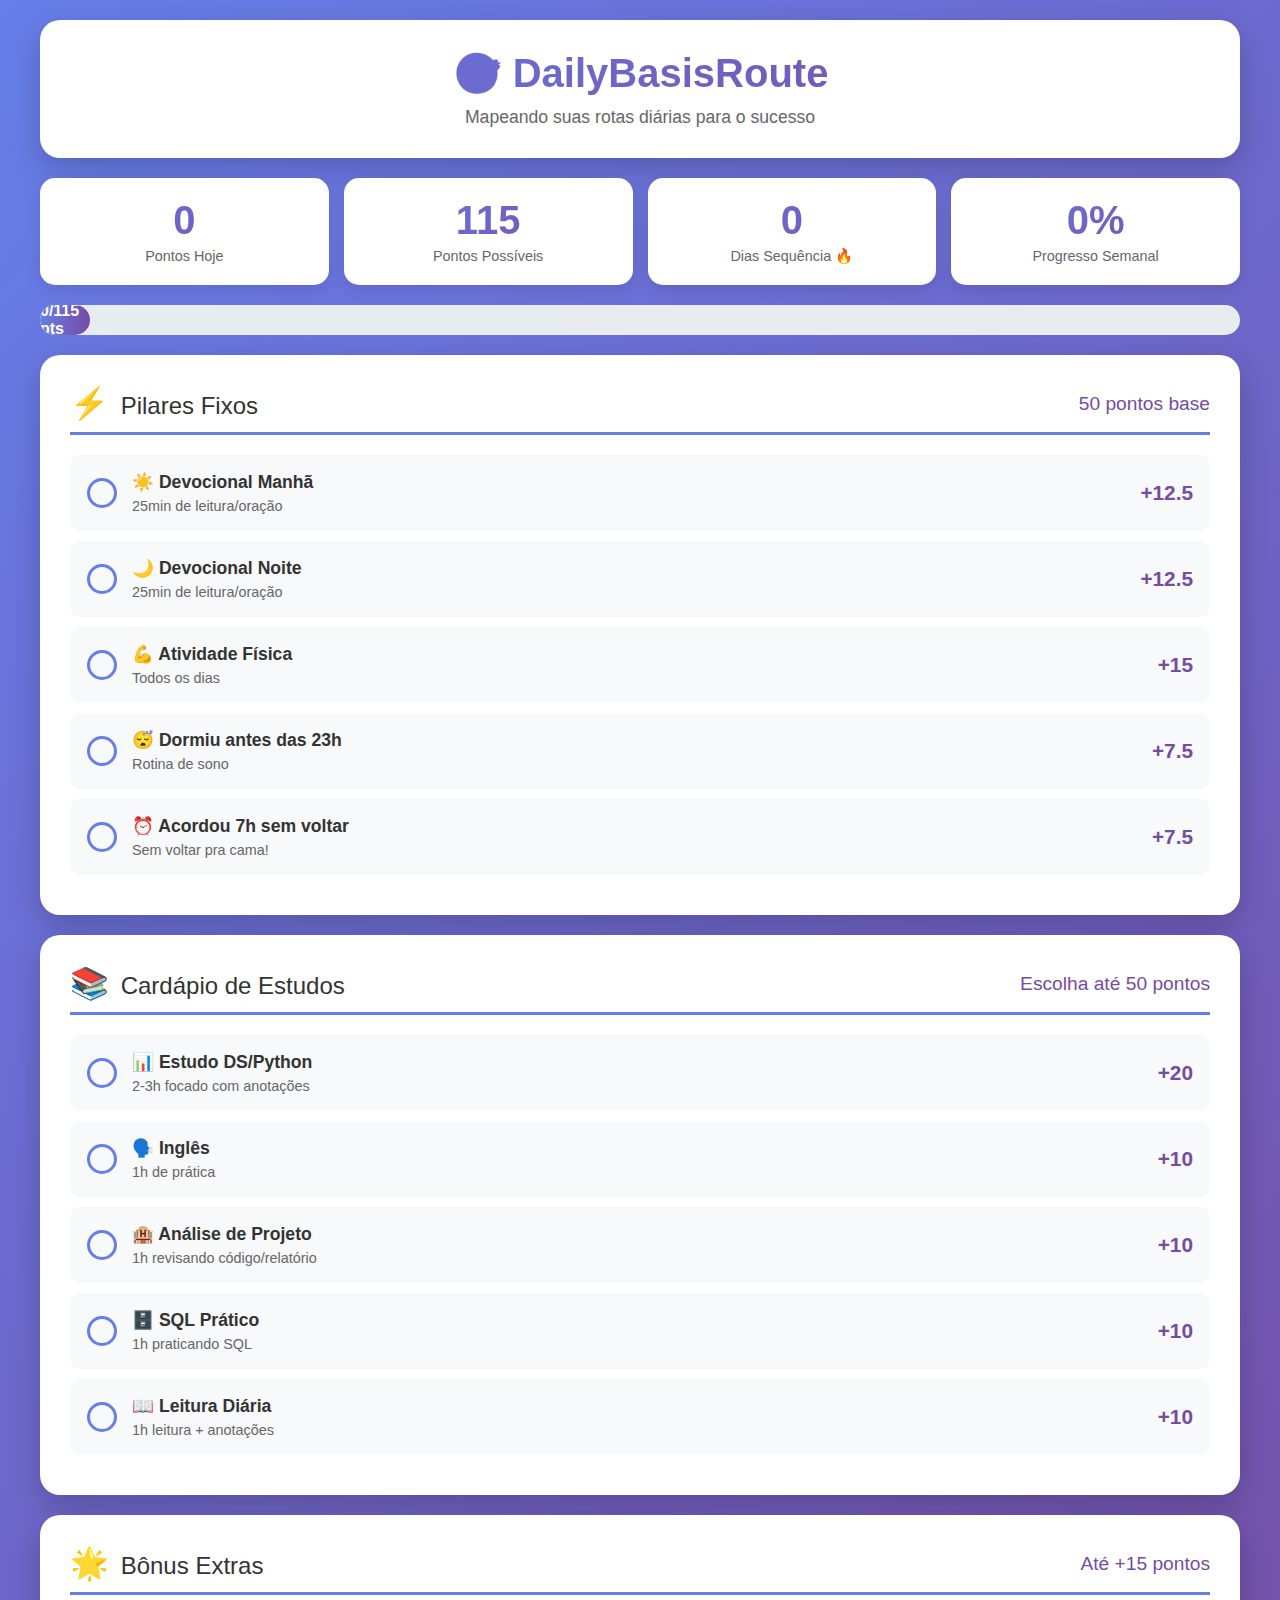
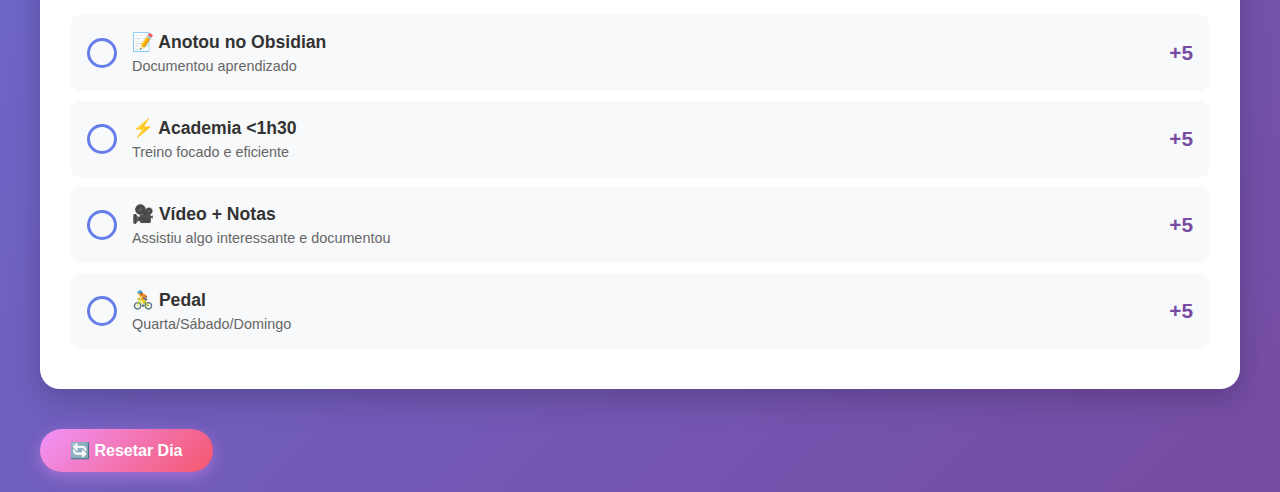
<file: index.html>
<!DOCTYPE html>
<html lang="pt-BR">
  <head>
    <meta charset="UTF-8" />
    <meta name="viewport" content="width=device-width, initial-scale=1.0" />
    <title>DailyBasisRoute - Sistema de Rotina Gamificado</title>
    <style>
      * {
        margin: 0;
        padding: 0;
        box-sizing: border-box;
      }

      body {
        font-family: "Segoe UI", Tahoma, Geneva, Verdana, sans-serif;
        background: linear-gradient(135deg, #667eea 0%, #764ba2 100%);
        min-height: 100vh;
        padding: 20px;
        color: #333;
      }

      .container {
        max-width: 1200px;
        margin: 0 auto;
      }

      .header {
        background: white;
        border-radius: 20px;
        padding: 30px;
        margin-bottom: 20px;
        box-shadow: 0 10px 30px rgba(0, 0, 0, 0.2);
      }

      .header h1 {
        font-size: 2.5em;
        background: linear-gradient(135deg, #667eea 0%, #764ba2 100%);
        -webkit-background-clip: text;
        -webkit-text-fill-color: transparent;
        background-clip: text;
        margin-bottom: 10px;
        text-align: center;
      }

      .header p {
        color: #666;
        font-size: 1.1em;
        text-align: center;
      }

      .stats-grid {
        display: grid;
        grid-template-columns: repeat(auto-fit, minmax(200px, 1fr));
        gap: 15px;
        margin-bottom: 20px;
      }

      .stat-card {
        background: white;
        border-radius: 15px;
        padding: 20px;
        text-align: center;
        box-shadow: 0 5px 15px rgba(0, 0, 0, 0.1);
        transition: transform 0.3s;
      }

      .stat-card:hover {
        transform: translateY(5px);
      }

      .stat-number {
        font-size: 2.5em;
        font-weight: bold;
        background: linear-gradient(135deg, #667eea 0%, #764ba2 100%);
        -webkit-background-clip: text;
        -webkit-text-fill-color: transparent;
        background-clip: text;
      }

      .stat-label {
        color: #666;
        margin-top: 5px;
        font-size: 0.9em;
      }

      .tasks-container {
        background: white;
        border-radius: 20px;
        padding: 30px;
        box-shadow: 0 10px 30px rgba(0, 0, 0, 0.2);
        margin-bottom: 20px;
      }

      .section-title {
        font-size: 1.5em;
        margin-bottom: 20px;
        padding-bottom: 10px;
        border-bottom: 3px solid #667eea;
        display: flex;
        justify-content: space-between;
        align-items: center;
      }

      .section-points {
        font-size: 0.8em;
        color: #764ba2;
        font-weight: normal;
      }

      .task-item {
        background: #f8f9fa;
        border-radius: 10px;
        padding: 15px;
        margin-bottom: 10px;
        display: flex;
        align-items: center;
        gap: 15px;
        transition: all 0.3s;
        cursor: pointer;
        border: 2px solid transparent;
      }

      .task-item:hover {
        background: #e9ecef;
      }

      .task-item.completed {
        background: linear-gradient(135deg, #667eea15 0%, #764ba215 100%);
        border: 2px solid #667eea;
      }

      .checkbox {
        width: 30px;
        height: 30px;
        border-radius: 50%;
        border: 3px solid #667eea;
        display: flex;
        align-items: center;
        justify-content: center;
        flex-shrink: 0;
        transition: all 0.3s;
      }

      .task-item.completed .checkbox {
        background: #667eea;
      }

      .checkbox::after {
        content: "✓";
        color: white;
        font-size: 1.2em;
        font-weight: bold;
        opacity: 0;
        transition: opacity 0.3s;
      }

      .task-item.completed .checkbox::after {
        opacity: 1;
      }

      .task-info {
        flex-grow: 1;
      }

      .task-name {
        font-weight: 600;
        font-size: 1.1em;
        margin-bottom: 5px;
      }

      .task-details {
        color: #666;
        font-size: 0.9em;
      }

      .task-points {
        font-size: 1.3em;
        font-weight: bold;
        color: #764ba2;
        flex-shrink: 0;
      }

      .progress-bar {
        background: #e9ecef;
        border-radius: 50px;
        height: 30px;
        margin: 20px 0;
        overflow: hidden;
        position: relative;
      }

      .progress-fill {
        background: linear-gradient(90deg, #667eea 0%, #764ba2 100%);
        height: 100%;
        border-radius: 50px;
        transition: width 0.5s ease;
        display: flex;
        align-items: center;
        justify-content: center;
        color: white;
        font-weight: bold;
        min-width: 50px;
      }

      .streak-badge {
        display: inline-block;
        background: linear-gradient(135deg, #f093fb 0%, #f5576c 100%);
        color: white;
        padding: 5px 15px;
        border-radius: 20px;
        font-weight: bold;
        margin-left: 10px;
      }

      .reset-button {
        background: linear-gradient(135deg, #f093fb 0%, #f5576c 100%);
        color: white;
        border: none;
        padding: 12px 30px;
        border-radius: 25px;
        font-size: 1em;
        font-weight: bold;
        cursor: pointer;
        box-shadow: 0 5px 15px rgba(240, 147, 251, 0.4);
        transition: all 0.3s;
        margin-top: 20px;
      }

      .reset-button:hover {
        transform: translateY(-2px);
        box-shadow: 0 7px 20px rgba(240, 147, 251, 0.6);
      }

      .emoji {
        font-size: 1.3em;
        margin-right: 5px;
      }

      @media (max-width: 768px) {
        .header h1 {
          font-size: 1.8em;
        }

        .stats-grid {
          grid-template-columns: repeat(2, 1fr);
        }

        .task-item {
          flex-direction: column;
          align-items: flex-start;
        }

        .task-points {
          align-self: flex-end;
        }
      }
    </style>
  </head>
  <body>
    <div class="container">
      <div class="header">
        <h1>🎯 DailyBasisRoute</h1>
        <p>Mapeando suas rotas diárias para o sucesso</p>
      </div>

      <div class="stats-grid">
        <div class="stat-card">
          <div class="stat-number" id="totalPoints">0</div>
          <div class="stat-label">Pontos Hoje</div>
        </div>
        <div class="stat-card">
          <div class="stat-number" id="maxPoints">115</div>
          <div class="stat-label">Pontos Possíveis</div>
        </div>
        <div class="stat-card">
          <div class="stat-number" id="streak">0</div>
          <div class="stat-label">Dias Sequência 🔥</div>
        </div>
        <div class="stat-card">
          <div class="stat-number" id="weekProgress">0%</div>
          <div class="stat-label">Progresso Semanal</div>
        </div>
      </div>

      <div class="progress-bar">
        <div class="progress-fill" id="progressFill" style="width: 0%">
          <span id="progressText">0/115 pts</span>
        </div>
      </div>

      <div class="tasks-container">
        <div class="section-title">
          <span><span class="emoji">⚡</span> Pilares Fixos</span>
          <span class="section-points">50 pontos base</span>
        </div>
        <div id="pilaresTasks"></div>
      </div>

      <div class="tasks-container">
        <div class="section-title">
          <span><span class="emoji">📚</span> Cardápio de Estudos</span>
          <span class="section-points">Escolha até 50 pontos</span>
        </div>
        <div id="cardapioTasks"></div>
      </div>

      <div class="tasks-container">
        <div class="section-title">
          <span><span class="emoji">🌟</span> Bônus Extras</span>
          <span class="section-points">Até +15 pontos</span>
        </div>
        <div id="bonusTasks"></div>
      </div>

      <button class="reset-button" onclick="resetDay()">🔄 Resetar Dia</button>
    </div>

    <script>
      // Estrutura de tarefas
      const tasks = {
        pilares: [
          {
            id: "dev-manha",
            name: "Devocional Manhã",
            emoji: "☀️",
            points: 12.5,
            details: "25min de leitura/oração",
          },
          {
            id: "dev-noite",
            name: "Devocional Noite",
            emoji: "🌙",
            points: 12.5,
            details: "25min de leitura/oração",
          },
          {
            id: "academia",
            name: "Atividade Física",
            emoji: "💪",
            points: 15,
            details: "Todos os dias",
          },
          {
            id: "dormir-cedo",
            name: "Dormiu antes das 23h",
            emoji: "😴",
            points: 7.5,
            details: "Rotina de sono",
          },
          {
            id: "acordar-cedo",
            name: "Acordou 7h sem voltar",
            emoji: "⏰",
            points: 7.5,
            details: "Sem voltar pra cama!",
          },
        ],
        cardapio: [
          {
            id: "estudo-ds",
            name: "Estudo DS/Python",
            emoji: "📊",
            points: 20,
            details: "2-3h focado com anotações",
          },
          {
            id: "ingles",
            name: "Inglês",
            emoji: "🗣️",
            points: 10,
            details: "1h de prática",
          },
          {
            id: "projeto-hoteis",
            name: "Análise de Projeto",
            emoji: "🏨",
            points: 10,
            details: "1h revisando código/relatório",
          },
          {
            id: "sql",
            name: "SQL Prático",
            emoji: "🗄️",
            points: 10,
            details: "1h praticando SQL",
          },
          {
            id: "storytelling",
            name: "Leitura Diária",
            emoji: "📖",
            points: 10,
            details: "1h leitura + anotações",
          },
        ],
        bonus: [
          {
            id: "obsidian",
            name: "Anotou no Obsidian",
            emoji: "📝",
            points: 5,
            details: "Documentou aprendizado",
          },
          {
            id: "academia-rapida",
            name: "Academia <1h30",
            emoji: "⚡",
            points: 5,
            details: "Treino focado e eficiente",
          },
          {
            id: "video-notas",
            name: "Vídeo + Notas",
            emoji: "🎥",
            points: 5,
            details: "Assistiu algo interessante e documentou",
          },
          {
            id: "pedal",
            name: "Pedal",
            emoji: "🚴",
            points: 5,
            details: "Quarta/Sábado/Domingo",
          },
        ],
      };

      // Estado das tarefas (carrega do localStorage)
      let taskState = JSON.parse(localStorage.getItem("dailyBasisRoute")) || {};
      let streak = parseInt(localStorage.getItem("streak")) || 0;
      let lastCompletionDate = localStorage.getItem("lastCompletionDate");

      // Verificar se mudou o dia
      function checkNewDay() {
        const today = new Date().toDateString();
        const savedDate = localStorage.getItem("currentDate");

        if (savedDate !== today) {
          // Verificar se ontem bateu 80+ pontos
          const yesterdayPoints = calculateTotalPoints();
          if (yesterdayPoints >= 80 && savedDate) {
            streak++;
            localStorage.setItem("streak", streak);
            localStorage.setItem("lastCompletionDate", savedDate);
          } else if (savedDate) {
            // Quebrou a sequência
            streak = 0;
            localStorage.setItem("streak", "0");
          }

          // Reset para o novo dia
          taskState = {};
          localStorage.setItem("currentDate", today);
          localStorage.setItem("dailyBasisRoute", JSON.stringify(taskState));
        }
      }

      // Renderizar tarefas
      function renderTasks(category, containerId) {
        const container = document.getElementById(containerId);
        container.innerHTML = "";

        tasks[category].forEach((task) => {
          const isCompleted = taskState[task.id] || false;
          const taskElement = document.createElement("div");
          taskElement.className = `task-item ${isCompleted ? "completed" : ""}`;
          taskElement.onclick = () => toggleTask(task.id, category);

          taskElement.innerHTML = `
                    <div class="checkbox"></div>
                    <div class="task-info">
                        <div class="task-name">${task.emoji} ${task.name}</div>
                        <div class="task-details">${task.details}</div>
                    </div>
                    <div class="task-points">+${task.points}</div>
                `;

          container.appendChild(taskElement);
        });
      }

      // Toggle tarefa
      function toggleTask(taskId, category) {
        taskState[taskId] = !taskState[taskId];
        localStorage.setItem("dailyBasisRoute", JSON.stringify(taskState));
        updateUI();
      }

      // Calcular pontos totais
      function calculateTotalPoints() {
        let total = 0;

        Object.keys(taskState).forEach((taskId) => {
          if (taskState[taskId]) {
            // Procurar a tarefa em todas as categorias
            ["pilares", "cardapio", "bonus"].forEach((category) => {
              const task = tasks[category].find((t) => t.id === taskId);
              if (task) total += task.points;
            });
          }
        });

        return total;
      }

      // Atualizar interface
      function updateUI() {
        renderTasks("pilares", "pilaresTasks");
        renderTasks("cardapio", "cardapioTasks");
        renderTasks("bonus", "bonusTasks");

        const total = calculateTotalPoints();
        const maxPoints = 115;
        const percentage = Math.min((total / maxPoints) * 100, 100);

        document.getElementById("totalPoints").textContent = total;
        document.getElementById("progressFill").style.width = percentage + "%";
        document.getElementById(
          "progressText"
        ).textContent = `${total}/${maxPoints} pts`;
        document.getElementById("streak").textContent = streak;

        // Calcular progresso semanal
        const weekProgress = calculateWeekProgress();
        document.getElementById("weekProgress").textContent =
          weekProgress + "%";
      }

      function calculateWeekProgress() {
        const weekData = JSON.parse(localStorage.getItem('weekData')) || {};
        const today = new Date().toDateString();
        weekData[today] = calculateTotalPoints();
        localStorage.setItem('weekData', JSON.stringify(weekData));
        const last7Days = Object.keys(weekData).slice(-7);
        const totalWeekPoints = last7Days.reduce((sum, day) => sum + (weekData[day] || 0), 0);
        const maxWeekPoints = last7Days.length * 115;

        return Math.round((totalWeekPoints / maxWeekPoints) * 100);
      }

      // Resetar dia
      function resetDay() {
        if (
          confirm(
            "Tem certeza que quer resetar o dia? Isso vai apagar todo o progresso de hoje."
          )
        ) {
          taskState = {};
          localStorage.setItem("dailyBasisRoute", JSON.stringify(taskState));
          updateUI();
        }
      }

      // Inicializar
      checkNewDay();
      updateUI();
    </script>
  </body>
</html>
</file>
